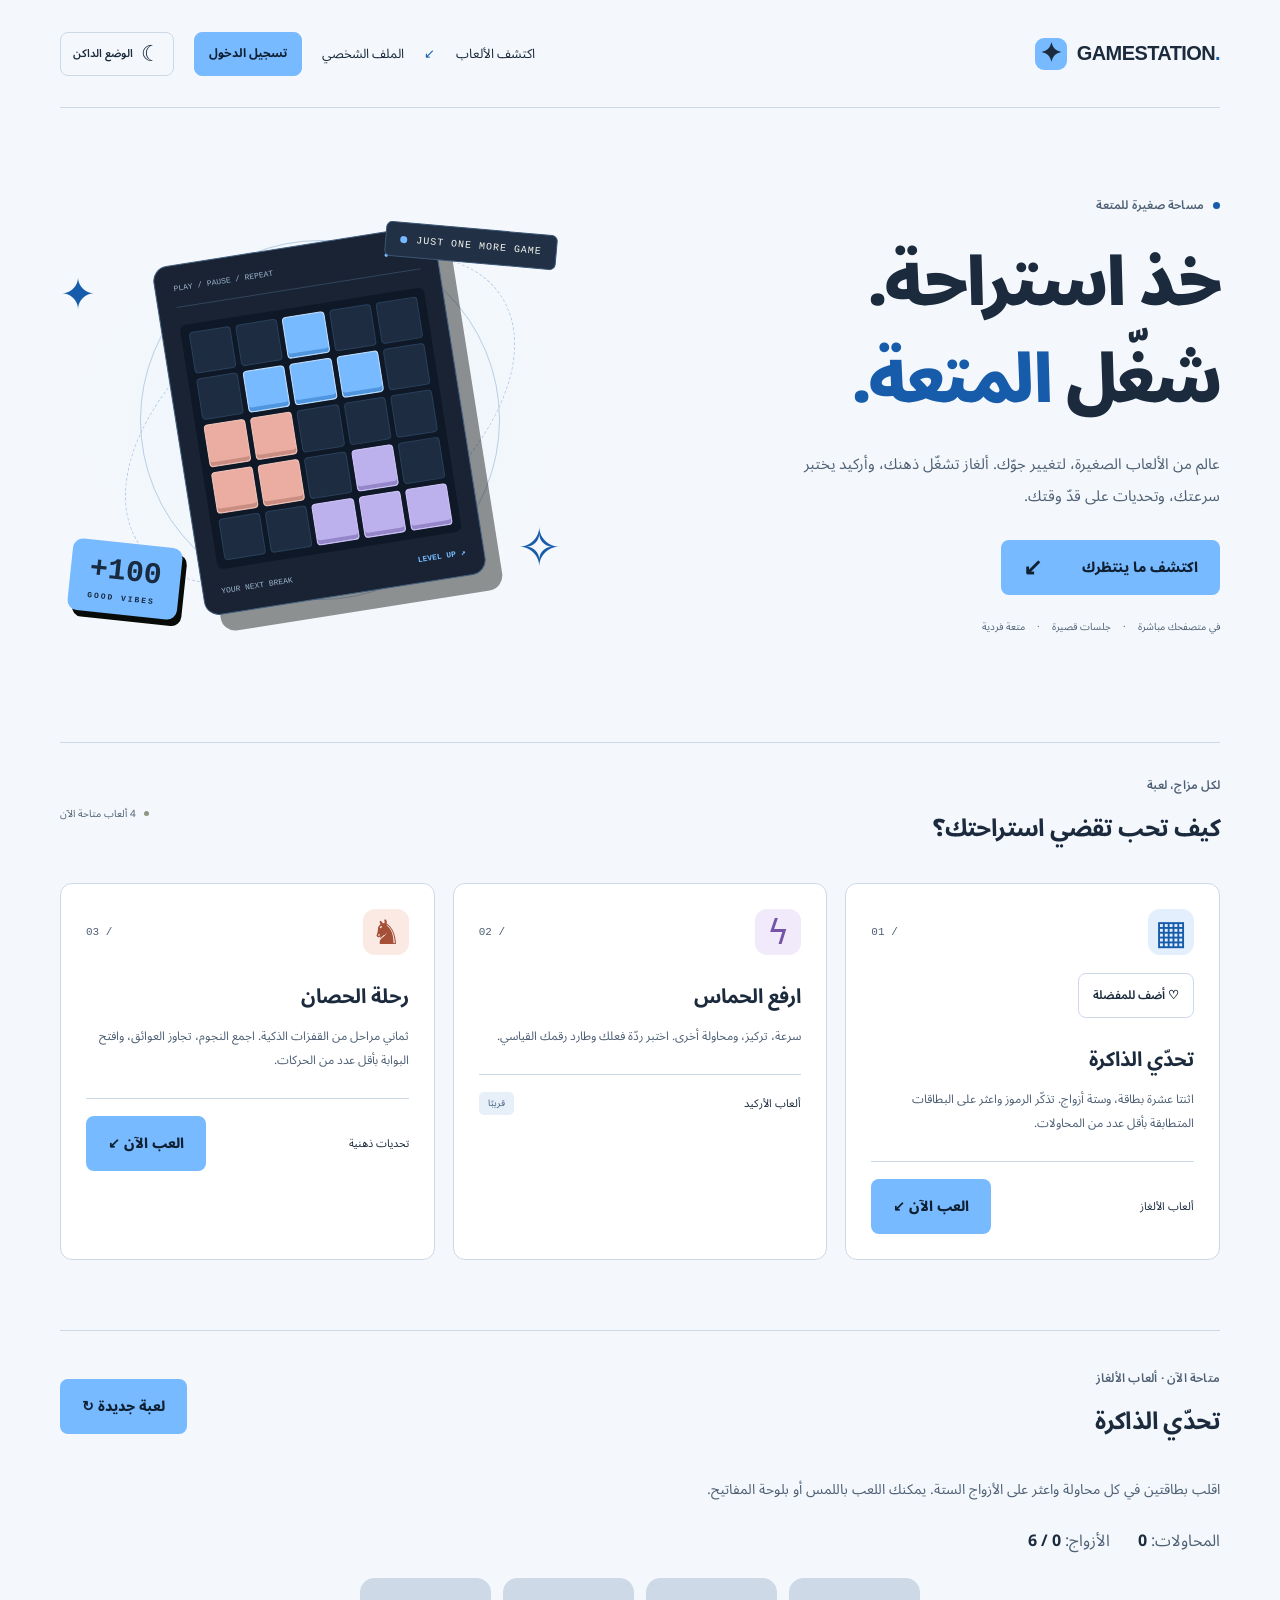
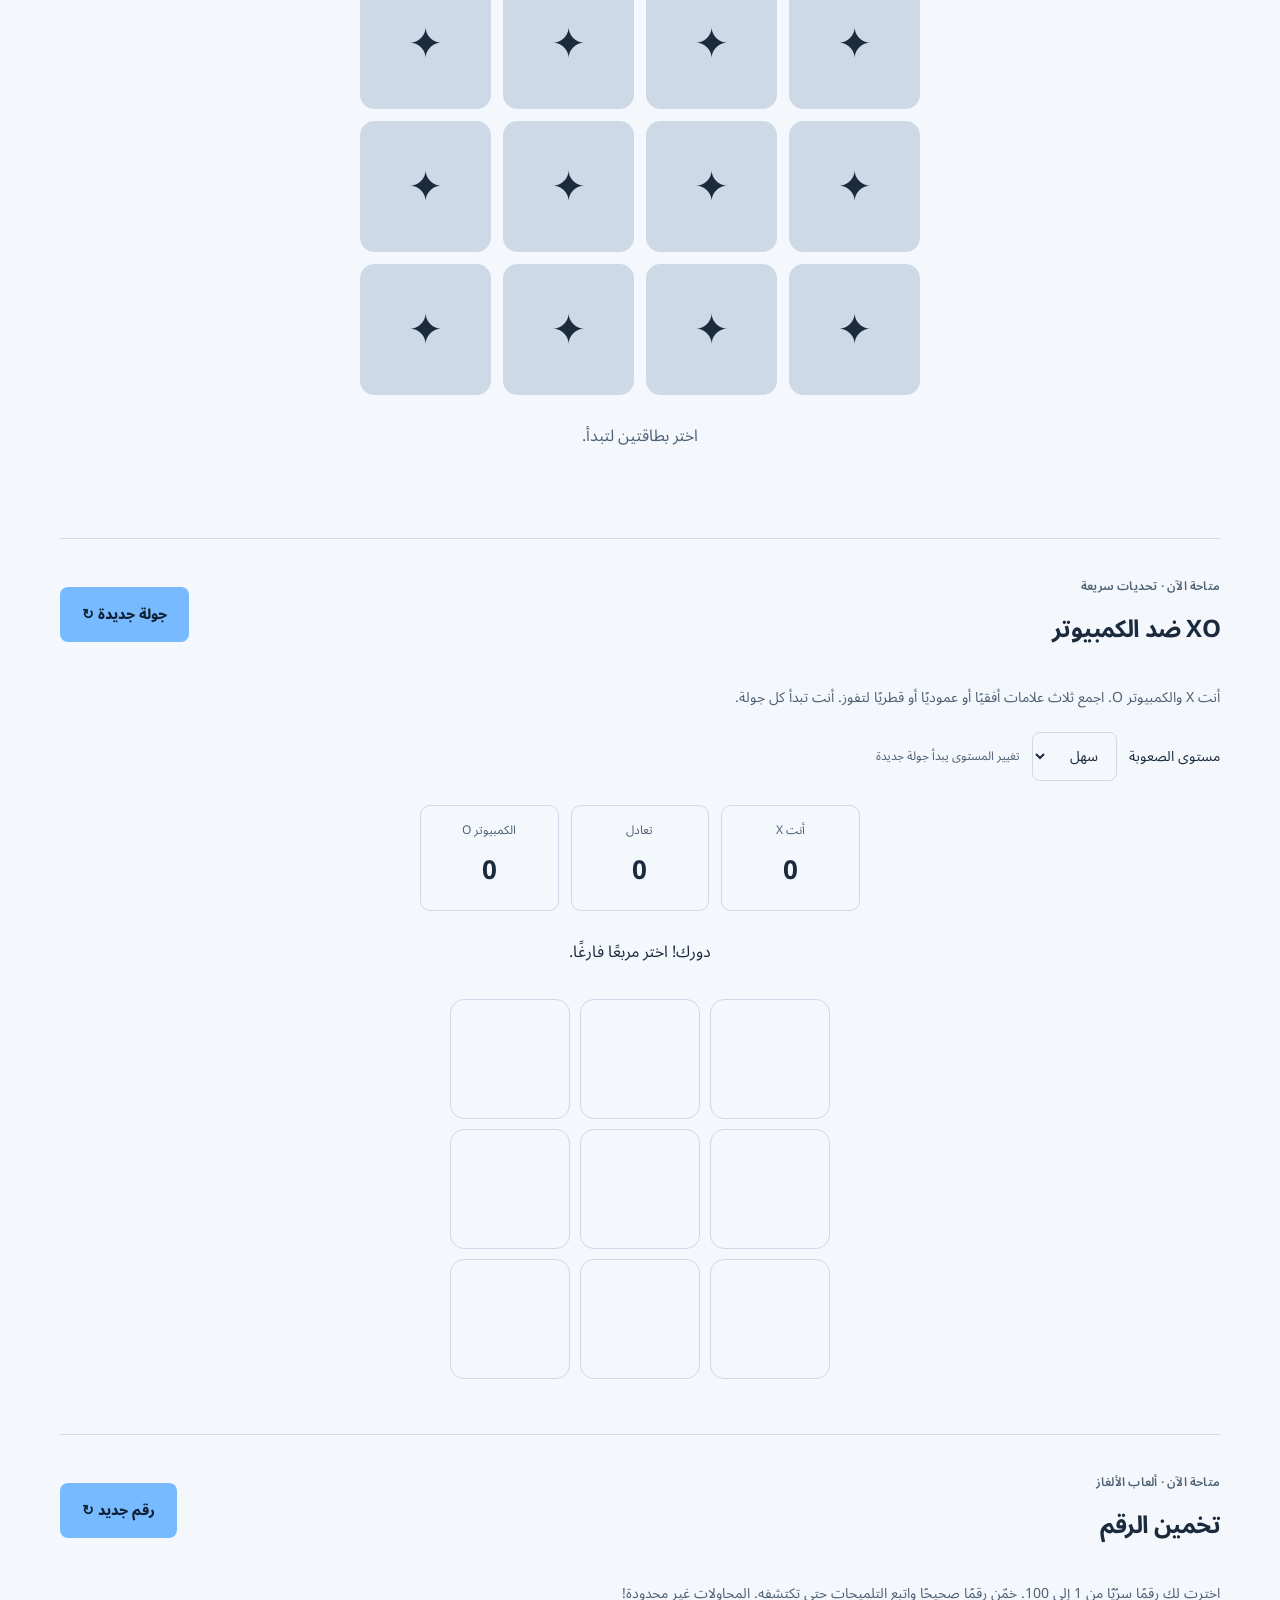
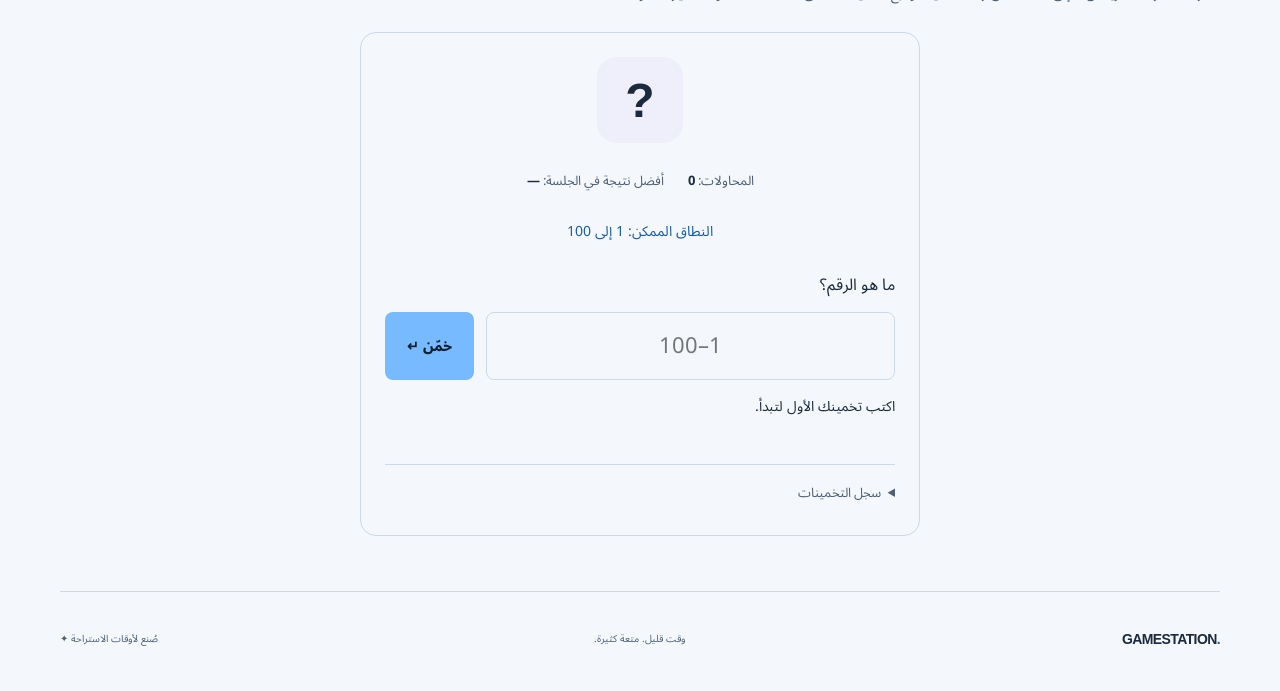
<file: index.html>
<!DOCTYPE html>
<html lang="ar" dir="rtl">
<head>
  <meta charset="UTF-8">
  <meta name="viewport" content="width=device-width, initial-scale=1.0">
  <meta name="description" content="Gamestation — استراحة صغيرة، ومتعة كبيرة. اكتشف ألعاب الألغاز والأركيد والتحديات القصيرة في متصفحك.">
  <title>Gamestation | مساحة صغيرة للمتعة</title>
  <script src="theme.js"></script>
  <script src="auth.js" defer></script>
  <script src="profile-store.js" defer></script>
  <script src="profile.js" defer></script>
  <link rel="stylesheet" href="style.css">
</head>
<body>
  <header class="header container">
    <a class="brand" href="#" aria-label="Gamestation الرئيسية" dir="ltr"><span class="brand-icon" aria-hidden="true">✦</span> GAMESTATION<span class="brand-dot">.</span></a>
    <nav aria-label="التنقل الرئيسي"><a href="#games">اكتشف الألعاب <span aria-hidden="true">↙</span></a><a href="profile.html">الملف الشخصي</a><button class="auth-open" type="button" hidden aria-haspopup="dialog" aria-controls="auth-dialog">تسجيل الدخول</button><button class="theme-toggle" type="button" hidden aria-label="تبديل المظهر"><span class="theme-icon" aria-hidden="true"></span><span class="theme-label"></span></button></nav>
  </header>

  <dialog class="auth-dialog" id="auth-dialog" aria-labelledby="auth-title" aria-describedby="auth-description">
    <div class="auth-heading">
      <p class="eyebrow">استراحتك تبدأ هنا ✦</p>
      <button class="auth-close" type="button" aria-label="إغلاق نافذة الحساب">✕</button>
    </div>
    <h2 id="auth-title">تسجيل الدخول</h2>
    <p class="auth-description" id="auth-description">أهلًا بعودتك! خذ استراحة واستمتع بألعابك.</p>
    <p class="auth-preview">واجهة تجريبية — تسجيل الدخول وإنشاء الحسابات غير متاحين بعد.</p>
    <form id="auth-form" novalidate autocomplete="off">
      <div class="auth-field" id="auth-name-field" hidden>
        <label for="auth-name">اسم المستخدم</label>
        <input id="auth-name" type="text" autocomplete="off" disabled aria-describedby="auth-name-error">
        <span class="auth-error" id="auth-name-error"></span>
      </div>
      <div class="auth-field">
        <label for="auth-email">البريد الإلكتروني</label>
        <input id="auth-email" type="email" dir="ltr" autocomplete="off" required aria-describedby="auth-email-error" autofocus>
        <span class="auth-error" id="auth-email-error"></span>
      </div>
      <div class="auth-field">
        <label for="auth-password">كلمة المرور</label>
        <div class="auth-password-row">
          <input id="auth-password" type="password" dir="ltr" autocomplete="off" required aria-describedby="auth-password-hint auth-password-error">
          <button class="auth-visibility" type="button" data-password="auth-password" aria-controls="auth-password" aria-label="إظهار كلمة المرور" aria-pressed="false">إظهار</button>
        </div>
        <span class="auth-hint" id="auth-password-hint" hidden>استخدم ٨ أحرف على الأقل.</span>
        <span class="auth-error" id="auth-password-error"></span>
      </div>
      <div class="auth-field" id="auth-confirm-field" hidden>
        <label for="auth-confirm">تأكيد كلمة المرور</label>
        <div class="auth-password-row">
          <input id="auth-confirm" type="password" dir="ltr" autocomplete="off" disabled aria-describedby="auth-confirm-error">
          <button class="auth-visibility" type="button" data-password="auth-confirm" aria-controls="auth-confirm" aria-label="إظهار تأكيد كلمة المرور" aria-pressed="false">إظهار</button>
        </div>
        <span class="auth-error" id="auth-confirm-error"></span>
      </div>
      <button class="button auth-submit" type="submit">تسجيل الدخول</button>
      <p class="auth-status" id="auth-status" role="status" aria-live="polite" aria-atomic="true"></p>
    </form>
    <p class="auth-switch-row"><span id="auth-switch-prompt">ليس لديك حساب؟</span> <button class="auth-switch" type="button">إنشاء حساب</button></p>
  </dialog>

  <main>
    <section class="hero container" aria-labelledby="hero-title">
      <div class="hero-copy">
        <p class="eyebrow"><span></span> مساحة صغيرة للمتعة</p>
        <h1 id="hero-title">خذ استراحة.<br>شغّل <span>المتعة.</span></h1>
        <p class="intro">عالم من الألعاب الصغيرة، لتغيير جوّك. ألغاز تشغّل ذهنك، وأركيد يختبر سرعتك، وتحديات على قدّ وقتك.</p>
        <a class="button" href="#games">اكتشف ما ينتظرك <span aria-hidden="true">↙</span></a>
        <p class="hero-note">في متصفحك مباشرة <span>·</span> جلسات قصيرة <span>·</span> متعة فردية</p>
      </div>

      <div class="hero-art" aria-hidden="true">
        <span class="orbit orbit-one"></span><span class="orbit orbit-two"></span>
        <span class="spark spark-one">✦</span><span class="spark spark-two">✧</span>
        <div class="floating-label" dir="ltr"><span></span> JUST ONE MORE GAME</div>
        <div class="game-window">
          <div class="window-top" dir="ltr"><span>PLAY / PAUSE / REPEAT</span><span>● ● ●</span></div>
          <div class="pixel-grid"><i></i><i></i><i class="filled"></i><i></i><i></i><i></i><i class="filled"></i><i class="filled"></i><i class="filled"></i><i></i><i class="pink"></i><i class="pink"></i><i></i><i></i><i></i><i class="pink"></i><i class="pink"></i><i></i><i class="purple"></i><i></i><i></i><i></i><i class="purple"></i><i class="purple"></i><i class="purple"></i></div>
          <div class="window-bottom" dir="ltr"><span>YOUR NEXT BREAK</span><strong>LEVEL UP ↗</strong></div>
        </div>
        <div class="score-tag" dir="ltr">+100 <span>GOOD VIBES</span></div>
      </div>
    </section>

    <section class="games container" id="games" aria-labelledby="games-title">
      <div class="section-heading"><div><p class="eyebrow">لكل مزاج، لعبة</p><h2 id="games-title">كيف تحب تقضي استراحتك؟</h2></div><span class="coming-soon"><span></span> 4 ألعاب متاحة الآن</span></div>
      <p class="profile-message" id="favorite-status" role="status" aria-live="polite"></p>
      <div class="cards">
        <article class="card puzzle"><div class="card-top"><span class="category-icon" aria-hidden="true">▦</span><span class="card-number">01 /</span></div><button class="favorite-toggle" type="button" data-favorite="memory" aria-pressed="false" hidden>♡ أضف للمفضلة</button><h3>تحدّي الذاكرة</h3><p>اثنتا عشرة بطاقة، وستة أزواج. تذكّر الرموز واعثر على البطاقات المتطابقة بأقل عدد من المحاولات.</p><div class="card-bottom"><span>ألعاب الألغاز</span><a class="button" href="#memory">العب الآن ↙</a></div></article>
        <article class="card arcade"><div class="card-top"><span class="category-icon" aria-hidden="true">ϟ</span><span class="card-number">02 /</span></div><h3>ارفع الحماس</h3><p>سرعة، تركيز، ومحاولة أخرى. اختبر ردّة فعلك وطارد رقمك القياسي.</p><div class="card-bottom"><span>ألعاب الأركيد</span><span class="pill">قريبًا</span></div></article>
        <article class="card challenge"><div class="card-top"><span class="category-icon" aria-hidden="true">♞</span><span class="card-number">03 /</span></div><h3>رحلة الحصان</h3><p>ثماني مراحل من القفزات الذكية. اجمع النجوم، تجاوز العوائق، وافتح البوابة بأقل عدد من الحركات.</p><div class="card-bottom"><span>تحديات ذهنية</span><a class="button" href="knight.html">العب الآن ↙</a></div></article>
      </div>
    </section>
    <section class="container memory" id="memory" aria-labelledby="memory-title">
      <div class="section-heading"><div><p class="eyebrow">متاحة الآن · ألعاب الألغاز</p><h2 id="memory-title">تحدّي الذاكرة</h2></div><button class="button" id="memory-reset" type="button">لعبة جديدة ↻</button></div>
      <p class="memory-help">اقلب بطاقتين في كل محاولة واعثر على الأزواج الستة. يمكنك اللعب باللمس أو بلوحة المفاتيح.</p>
      <div class="memory-stats"><span>المحاولات: <strong id="memory-moves">0</strong></span><span>الأزواج: <strong id="memory-pairs">0 / 6</strong></span></div>
      <div class="memory-grid" id="memory-grid" aria-label="بطاقات لعبة الذاكرة"></div>
      <p id="memory-status" role="status" aria-live="polite">اختر بطاقتين لتبدأ.</p>
      <noscript>فعّل JavaScript في المتصفح لتشغيل اللعبة.</noscript>
    </section>
    <section class="container xo" id="xo" aria-labelledby="xo-title">
      <div class="section-heading"><div><p class="eyebrow">متاحة الآن · تحديات سريعة</p><h2 id="xo-title">XO ضد الكمبيوتر</h2></div><button class="button" id="xo-reset" type="button">جولة جديدة ↻</button></div>
      <p class="memory-help">أنت X والكمبيوتر O. اجمع ثلاث علامات أفقيًا أو عموديًا أو قطريًا لتفوز. أنت تبدأ كل جولة.</p>
      <div class="xo-controls"><label for="xo-level">مستوى الصعوبة</label><select id="xo-level"><option value="easy">سهل</option><option value="hard">صعب</option></select><span>تغيير المستوى يبدأ جولة جديدة</span></div>
      <div class="xo-scores" aria-label="نتائج هذه الجلسة"><span>أنت X <strong id="xo-wins">0</strong></span><span>تعادل <strong id="xo-draws">0</strong></span><span>الكمبيوتر O <strong id="xo-losses">0</strong></span></div>
      <p id="xo-status" role="status" aria-live="polite">دورك! اختر مربعًا فارغًا.</p>
      <div id="xo-board" class="xo-board" role="group" aria-label="لوحة XO" aria-describedby="xo-status" dir="ltr"></div>
      <noscript>فعّل JavaScript في المتصفح لتشغيل اللعبة.</noscript>
    </section>
    <section class="container guess" id="guess" aria-labelledby="guess-title">
      <div class="section-heading"><div><p class="eyebrow">متاحة الآن · ألعاب الألغاز</p><h2 id="guess-title">تخمين الرقم</h2></div><button class="button" id="guess-reset" type="button">رقم جديد ↻</button></div>
      <p class="memory-help" id="guess-help">اخترت لك رقمًا سرّيًا من 1 إلى 100. خمّن رقمًا صحيحًا واتبع التلميحات حتى تكتشفه. المحاولات غير محدودة!</p>
      <div class="guess-panel">
        <div class="guess-mystery" id="guess-mystery" aria-hidden="true">?</div>
        <div class="guess-stats"><span>المحاولات: <strong id="guess-count">0</strong></span><span>أفضل نتيجة في الجلسة: <strong id="guess-best">—</strong></span></div>
        <p id="guess-range">النطاق الممكن: 1 إلى 100</p>
        <form id="guess-form" novalidate>
          <label for="guess-input">ما هو الرقم؟</label>
          <div class="guess-entry"><input id="guess-input" type="text" inputmode="numeric" autocomplete="off" maxlength="10" placeholder="1–100" aria-describedby="guess-help guess-status"><button class="button" id="guess-submit" type="submit">خمّن ↵</button></div>
        </form>
        <p id="guess-status" role="status" aria-live="polite">اكتب تخمينك الأول لتبدأ.</p>
        <details class="guess-history"><summary>سجل التخمينات</summary><ol id="guess-history"></ol></details>
      </div>
      <noscript>فعّل JavaScript في المتصفح لتشغيل اللعبة.</noscript>
    </section>
  </main>
  <script src="guess.js"></script>
  <script src="xo.js"></script>
  <script>
    (() => {
      const grid = document.getElementById('memory-grid');
      const movesLabel = document.getElementById('memory-moves');
      const pairsLabel = document.getElementById('memory-pairs');
      const status = document.getElementById('memory-status');
      const symbols = ['🌙', '🚀', '🎮', '⭐', '🎲', '🎯'];
      let first = null, locked = false, moves = 0, pairs = 0, timer;
      function reveal(card, visible) {
        card.textContent = visible ? card.symbol : '✦';
        card.classList.toggle('revealed', visible);
        card.setAttribute('aria-label', visible ? `بطاقة ${card.symbol}` : `بطاقة مخفية ${card.position}`);
      }
      function choose(card) {
        if (locked || card === first || card.classList.contains('matched')) return;
        reveal(card, true);
        if (!first) { first = card; return; }
        movesLabel.textContent = ++moves;
        const previous = first;
        first = null;
        if (previous.symbol === card.symbol) {
          [previous, card].forEach(item => { item.classList.add('matched'); item.setAttribute('aria-disabled', 'true'); });
          pairsLabel.textContent = `${++pairs} / 6`;
          status.textContent = pairs === 6 ? `أحسنت! اكتشفت كل الأزواج في ${moves} محاولة. جرّب لعبة جديدة!` : 'زوج متطابق! واصل اللعب.';
        } else {
          locked = true;
          status.textContent = 'ليستا متطابقتين، تذكّر مكانهما وحاول مجددًا.';
          timer = setTimeout(() => { reveal(previous, false); reveal(card, false); locked = false; }, 900);
        }
      }
      function reset() {
        clearTimeout(timer);
        first = null; locked = false; moves = 0; pairs = 0;
        movesLabel.textContent = '0'; pairsLabel.textContent = '0 / 6';
        status.textContent = 'اختر بطاقتين لتبدأ.';
        const deck = [...symbols, ...symbols];
        for (let i = deck.length - 1; i > 0; i--) {
          const j = Math.floor(Math.random() * (i + 1));
          [deck[i], deck[j]] = [deck[j], deck[i]];
        }
        grid.replaceChildren(...deck.map((symbol, index) => {
          const card = document.createElement('button');
          card.type = 'button'; card.className = 'memory-card';
          card.symbol = symbol; card.position = index + 1;
          reveal(card, false);
          card.addEventListener('click', () => choose(card));
          return card;
        }));
      }
      document.getElementById('memory-reset').addEventListener('click', reset);
      reset();
    })();
  </script>

  <footer class="footer container"><a class="brand" href="#" dir="ltr">GAMESTATION<span class="brand-dot">.</span></a><p>وقت قليل. متعة كثيرة.</p><span>صُنع لأوقات الاستراحة ✦</span></footer>
</body>
</html>
</file>
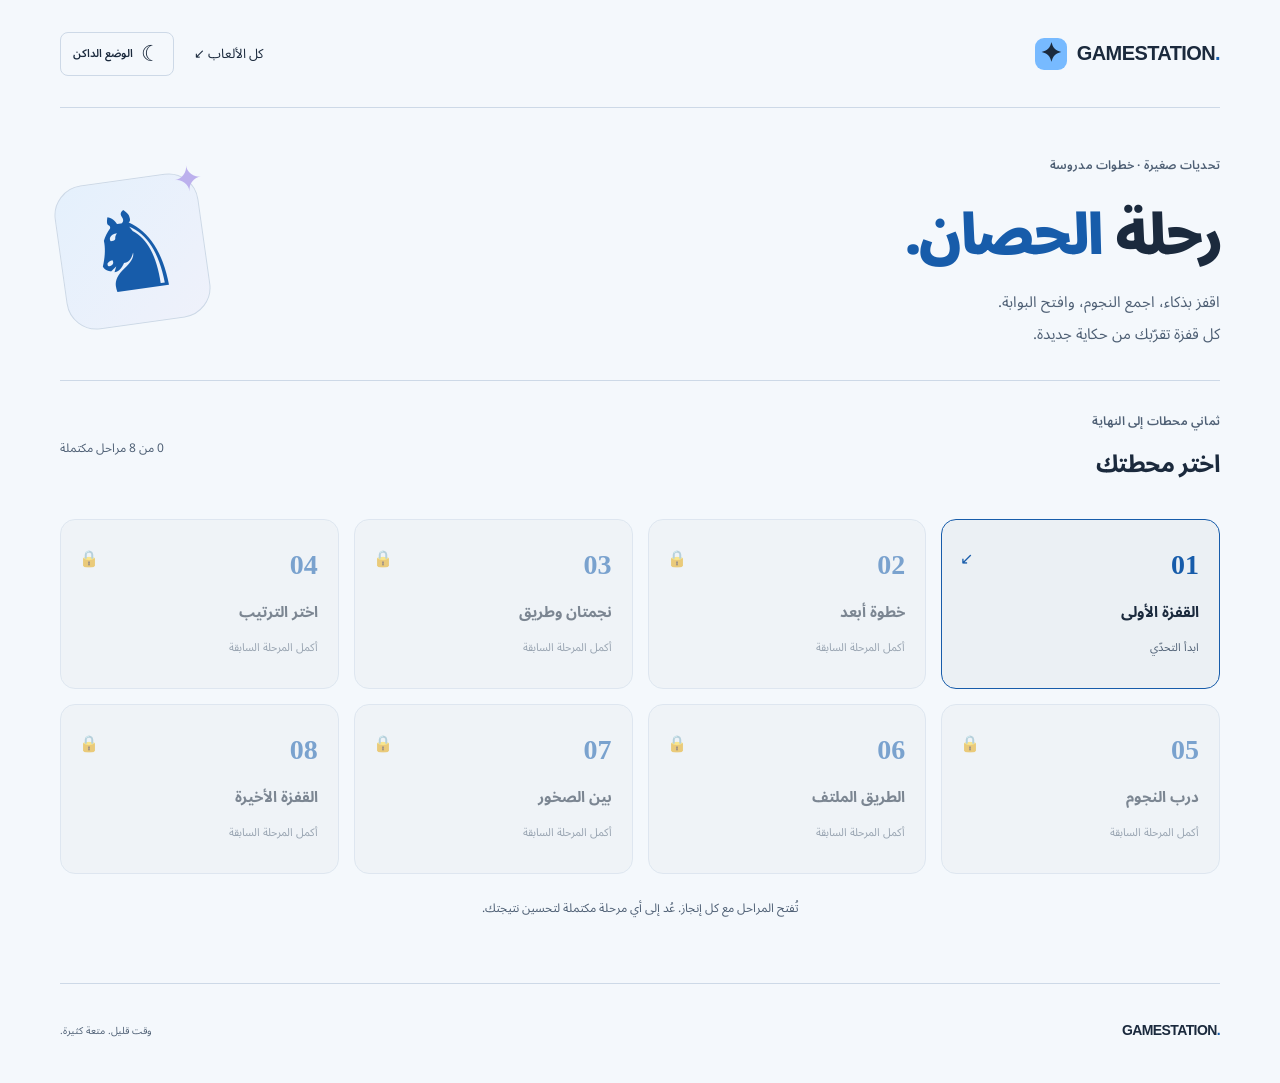
<file: knight.html>
<!DOCTYPE html>
<html lang="ar" dir="rtl">
<head>
  <meta charset="UTF-8">
  <meta name="viewport" content="width=device-width, initial-scale=1">
  <meta name="description" content="رحلة الحصان: ثمانية ألغاز، اجمع النجوم وافتح البوابة بقفزات الحصان.">
  <title>رحلة الحصان | Gamestation</title>
  <script src="theme.js"></script>
  <link rel="stylesheet" href="style.css">
  <link rel="stylesheet" href="knight.css">
  <script src="knight-core.js" defer></script>
  <script src="knight-levels.js" defer></script>
  <script src="knight.js" defer></script>
</head>
<body>
  <header class="header container">
    <a class="brand" href="index.html" aria-label="Gamestation الرئيسية" dir="ltr"><span class="brand-icon" aria-hidden="true">✦</span> GAMESTATION<span class="brand-dot">.</span></a>
    <nav aria-label="التنقل الرئيسي"><a href="index.html#games">كل الألعاب ↙</a><button class="theme-toggle" type="button" hidden aria-label="تبديل المظهر"><span class="theme-icon" aria-hidden="true"></span><span class="theme-label"></span></button></nav>
  </header>
  <main class="container knight-main">
    <section class="journey-intro" aria-labelledby="journey-title">
      <div><p class="eyebrow">تحديات صغيرة · خطوات مدروسة</p><h1 id="journey-title">رحلة <span>الحصان.</span></h1><p class="intro">اقفز بذكاء، اجمع النجوم، وافتح البوابة.<br>كل قفزة تقرّبك من حكاية جديدة.</p></div>
      <div class="knight-emblem" aria-hidden="true">♞<span>✦</span></div>
    </section>
    <noscript><p>فعّل JavaScript لتشغيل رحلة الحصان.</p></noscript>
    <section id="level-map" hidden aria-labelledby="map-title">
      <div class="section-heading"><div><p class="eyebrow">ثماني محطات إلى النهاية</p><h2 id="map-title" tabindex="-1">اختر محطتك</h2></div><span id="journey-progress" class="journey-progress"></span></div>
      <div id="level-list" class="level-list"></div>
      <p class="map-note">تُفتح المراحل مع كل إنجاز. عُد إلى أي مرحلة مكتملة لتحسين نتيجتك.</p>
    </section>
    <section id="play-panel" hidden aria-labelledby="level-title">
      <div class="section-heading"><div><p id="level-number" class="eyebrow"></p><h2 id="level-title" tabindex="-1"></h2></div><button id="back-map" class="quiet-button" type="button">خريطة المراحل ↗</button></div>
      <div class="play-layout">
        <div class="board-panel">
          <div class="knight-stats"><span>القفزات <strong id="move-count">0</strong></span><span>النجوم <strong id="star-count" dir="ltr">0</strong></span><span>الحل الأمثل <strong id="optimal-count">0</strong></span></div>
          <div id="knight-board" class="knight-board" role="group" aria-label="رقعة رحلة الحصان، ستة صفوف وستة أعمدة" aria-describedby="board-help"></div>
          <p id="game-status" class="game-status" role="status" aria-live="polite" aria-atomic="true"></p>
          <div class="game-controls"><button id="undo" class="quiet-button" type="button">تراجع ↶</button><button id="restart" class="quiet-button" type="button">إعادة ↻</button><button id="hint" class="quiet-button" type="button">تلميح ✧</button></div>
          <p id="hint-note" class="small-note">التلميح يجعل أعلى تقييم للمحاولة شارتين.</p>
        </div>
        <aside class="journey-guide" aria-labelledby="guide-title">
          <p class="eyebrow">خطّط. اقفز. اكتشف.</p><h3 id="guide-title">كل قفزة لها طريق</h3><p id="level-tip"></p>
          <div class="move-diagram" aria-hidden="true"><span>♞</span><i></i><i></i><b>✦</b></div>
          <p id="board-help">تحرّك بشكل حرف L: مربعين في اتجاه ثم مربعًا جانبيًا. اختر مربعًا مضيئًا للقفز. بلوحة المفاتيح: استخدم الأسهم للتنقّل وEnter أو المسافة للقفز.</p>
          <ul class="board-legend"><li><span class="legend-star">★</span> اجمع كل النجوم</li><li><span>▧</span> العائق يمنع الهبوط فقط</li><li><span>▣</span> البوابة تفتح باكتمال النجوم</li></ul>
          <p class="small-note">3 شارات للحل الأمثل، وشارتان حتى قفزتين إضافيتين. خذ وقتك؛ لا يوجد مؤقّت.</p>
        </aside>
      </div>
      <section id="result" class="journey-result" hidden aria-labelledby="result-title">
        <p class="eyebrow">قفزات تستحق الاحتفال</p><h2 id="result-title" tabindex="-1"></h2><p id="result-badges" class="result-badges"></p><p id="result-summary"></p>
        <div class="result-actions"><button id="next-level" class="button" type="button">المرحلة التالية ↙</button><button id="replay" class="quiet-button" type="button">حسّن نتيجتك ↻</button><button id="result-map" class="quiet-button" type="button">خريطة المراحل</button></div>
      </section>
    </section>
    <p id="storage-status" class="small-note" role="status"></p>
  </main>
  <footer class="footer container"><a class="brand" href="index.html" dir="ltr">GAMESTATION<span class="brand-dot">.</span></a><p>وقت قليل. متعة كثيرة.</p></footer>
</body>
</html>
</file>
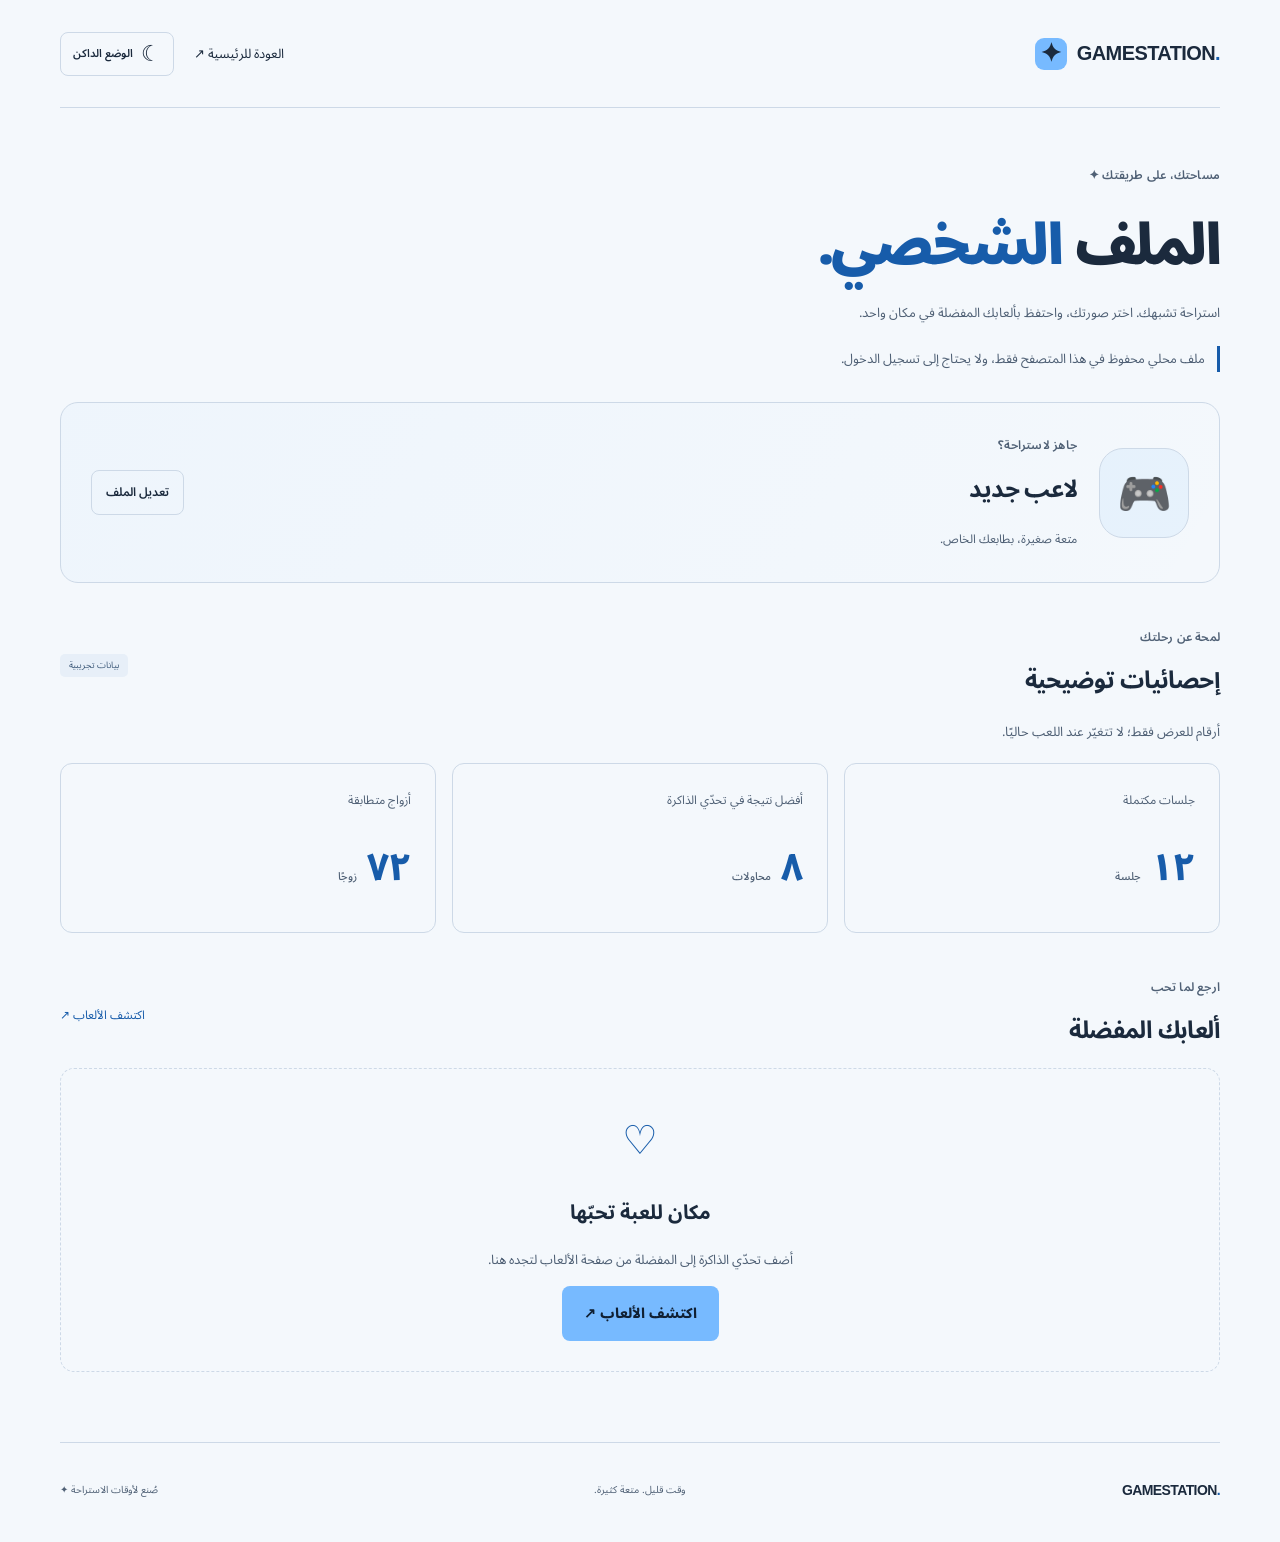
<file: profile.html>
<!DOCTYPE html>
<html lang="ar" dir="rtl">
<head>
  <meta charset="UTF-8">
  <meta name="viewport" content="width=device-width, initial-scale=1.0">
  <title>الملف الشخصي | Gamestation</title>
  <meta name="description" content="مساحتك الخاصة في Gamestation. خصّص ملفك واكتشف ألعابك المفضلة.">
  <script src="theme.js"></script>
  <script src="profile-store.js" defer></script>
  <script src="profile.js" defer></script>
  <link rel="stylesheet" href="style.css">
</head>
<body>
  <header class="header container">
    <a class="brand" href="index.html" aria-label="Gamestation الرئيسية" dir="ltr"><span class="brand-icon" aria-hidden="true">✦</span> GAMESTATION<span class="brand-dot">.</span></a>
    <nav aria-label="التنقل الرئيسي"><a href="index.html">العودة للرئيسية ↗</a><button class="theme-toggle" type="button" hidden aria-label="تبديل المظهر"><span class="theme-icon" aria-hidden="true"></span><span class="theme-label"></span></button></nav>
  </header>
  <main class="profile-page container">
    <p class="eyebrow">مساحتك، على طريقتك ✦</p>
    <h1>الملف <span>الشخصي.</span></h1>
    <p class="profile-intro">استراحة تشبهك. اختر صورتك، واحتفظ بألعابك المفضلة في مكان واحد.</p>
    <p class="profile-local-note">ملف محلي محفوظ في هذا المتصفح فقط، ولا يحتاج إلى تسجيل الدخول.</p>
    <noscript>فعّل JavaScript لتعديل ملفك الشخصي وإدارة المفضلة.</noscript>
    <section class="profile-panel" aria-labelledby="profile-name">
      <div class="profile-summary">
        <span class="profile-avatar" id="profile-avatar" role="img" aria-label="يد تحكم">🎮</span>
        <div class="profile-identity"><p class="eyebrow">جاهز لاستراحة؟</p><h2 id="profile-name">لاعب جديد</h2><p>متعة صغيرة، بطابعك الخاص.</p></div>
        <button class="profile-secondary" id="profile-edit" type="button" hidden>تعديل الملف</button>
      </div>
      <form id="profile-form" class="profile-form" hidden novalidate>
        <div class="profile-name-field"><label for="profile-name-input">الاسم المعروض</label><input id="profile-name-input" type="text" required aria-describedby="profile-name-hint profile-name-error"><p id="profile-name-hint">من حرف واحد إلى ٣٠ حرفًا.</p><p class="profile-error" id="profile-name-error"></p></div>
        <fieldset><legend>اختر صورتك</legend><div class="profile-avatars">
          <label><input type="radio" name="avatar" value="🎮" checked aria-label="يد تحكم"><span aria-hidden="true">🎮</span></label>
          <label><input type="radio" name="avatar" value="🚀" aria-label="صاروخ"><span aria-hidden="true">🚀</span></label>
          <label><input type="radio" name="avatar" value="🌙" aria-label="هلال"><span aria-hidden="true">🌙</span></label>
          <label><input type="radio" name="avatar" value="⭐" aria-label="نجمة"><span aria-hidden="true">⭐</span></label>
          <label><input type="radio" name="avatar" value="🎲" aria-label="نرد"><span aria-hidden="true">🎲</span></label>
          <label><input type="radio" name="avatar" value="🎯" aria-label="هدف"><span aria-hidden="true">🎯</span></label>
        </div></fieldset>
        <div class="profile-actions"><button class="button" type="submit">حفظ التغييرات</button><button class="profile-secondary" id="profile-cancel" type="button">إلغاء</button></div>
      </form>
      <p class="profile-message" id="profile-status" role="status" aria-live="polite" aria-atomic="true"></p>
    </section>
    <section class="profile-section" aria-labelledby="profile-stats-title">
      <div class="section-heading"><div><p class="eyebrow">لمحة عن رحلتك</p><h2 id="profile-stats-title">إحصائيات توضيحية</h2></div><span class="pill">بيانات تجريبية</span></div>
      <p class="profile-section-note">أرقام للعرض فقط؛ لا تتغيّر عند اللعب حاليًا.</p>
      <dl class="profile-stats"><div><dt>جلسات مكتملة</dt><dd>١٢ <small>جلسة</small></dd></div><div><dt>أفضل نتيجة في تحدّي الذاكرة</dt><dd>٨ <small>محاولات</small></dd></div><div><dt>أزواج متطابقة</dt><dd>٧٢ <small>زوجًا</small></dd></div></dl>
    </section>
    <section class="profile-section" aria-labelledby="profile-favorites-title">
      <div class="section-heading"><div><p class="eyebrow">ارجع لما تحب</p><h2 id="profile-favorites-title">ألعابك المفضلة</h2></div><a href="index.html#games">اكتشف الألعاب ↗</a></div>
      <div class="profile-empty" id="profile-empty"><span aria-hidden="true">♡</span><h3>مكان للعبة تحبّها</h3><p>أضف تحدّي الذاكرة إلى المفضلة من صفحة الألعاب لتجده هنا.</p><a class="button" href="index.html#games">اكتشف الألعاب ↗</a></div>
      <article class="card puzzle profile-favorite-card" id="profile-favorite-card" hidden><span class="category-icon" aria-hidden="true">▦</span><h3>تحدّي الذاكرة</h3><p>ستة أزواج، وقليل من التركيز. هل تحسّن نتيجتك في المحاولة القادمة؟</p><div class="profile-actions"><a class="button" href="index.html#memory">العب الآن ↗</a><button class="favorite-toggle" type="button" data-favorite="memory" aria-pressed="true">♥ إزالة من المفضلة</button></div></article>
      <p class="profile-message" id="favorite-status" role="status" aria-live="polite"></p>
    </section>
  </main>
  <footer class="footer container"><a class="brand" href="index.html" dir="ltr">GAMESTATION<span class="brand-dot">.</span></a><p>وقت قليل. متعة كثيرة.</p><span>صُنع لأوقات الاستراحة ✦</span></footer>
</body>
</html>
</file>
<file: style.css>
@import url('https://fonts.googleapis.com/css2?family=Noto+Sans+Arabic:wght@400;500;600;700;800;900&display=swap');

:root{color-scheme:dark;--bg:#101212;--text:#f4f5ef;--muted:#9a9f99;--blue:#77baff;--line:#303430}
*{box-sizing:border-box}
html{scroll-behavior:smooth;scroll-padding-top:30px}
body{margin:0;background:var(--bg);color:var(--text);font-family:'Noto Sans Arabic',Tahoma,Arial,sans-serif;-webkit-font-smoothing:antialiased}
a{color:inherit;text-decoration:none}
a:focus-visible{outline:3px solid var(--blue);outline-offset:7px}
.container{width:min(1160px,calc(100% - 80px));margin-inline:auto}
.header{min-height:108px;display:flex;align-items:center;justify-content:space-between;border-bottom:1px solid var(--line);gap:20px}
.brand{display:inline-flex;align-items:center;font-family:Arial,sans-serif;font-size:20px;font-weight:900;letter-spacing:-.6px}
.brand-icon{display:grid;place-items:center;width:32px;height:32px;border-radius:9px;background:var(--blue);color:var(--bg);margin-right:10px;font-size:26px}
.brand-dot{color:var(--blue)}
nav a{font-size:13px;color:#dce0d7}nav a span{margin-inline-start:18px;color:var(--blue)}nav a:hover{color:var(--blue)}
.hero{display:grid;grid-template-columns:1.1fr 1fr;gap:70px;align-items:center;padding-block:85px 95px}
.eyebrow{font-size:12px;font-weight:600;letter-spacing:.2px;color:var(--muted);margin:0 0 18px;display:flex;align-items:center;gap:9px}
.eyebrow>span,.coming-soon>span,.floating-label>span{width:7px;height:7px;background:var(--blue);border-radius:50%;display:inline-block}
h1{font-size:clamp(44px,5.2vw,68px);line-height:1.45;letter-spacing:-2.5px;margin:0 0 20px;font-weight:900}h1>span{color:var(--blue)}
.intro{font-size:15px;line-height:2.1;color:var(--muted);max-width:455px;margin:0 0 28px}
.button{display:inline-flex;align-items:center;justify-content:space-between;gap:40px;background:var(--blue);color:#102033;padding:13px 22px;border-radius:8px;font-size:14px;font-weight:800;transition:background .2s,transform .2s}.button:hover{background:#a6d3ff;transform:translateY(-2px)}.button>span{font-size:23px;line-height:1}
.hero-note{display:flex;gap:12px;color:var(--muted);font-size:10px;margin-top:21px}.hero-note>span{color:#646a60}
.hero-art{position:relative;min-height:390px;display:grid;place-items:center;background:radial-gradient(ellipse,#77baff10,transparent 68%)}
.orbit{position:absolute;border:1px solid #293b50;border-radius:50%;width:360px;height:360px}.orbit-two{width:440px;height:260px;transform:rotate(-35deg);border-style:dashed;border-color:#29384a}
.game-window{width:285px;border:1px solid #446080;background:#192333;border-radius:15px;padding:18px;transform:rotate(-9deg);box-shadow:14px 18px 0 #090b0970;z-index:1}
.window-top,.window-bottom{display:flex;justify-content:space-between;align-items:center;font-family:monospace;font-size:8px;color:#9bb2cc}.window-top{border-bottom:1px solid #30445c;padding-bottom:14px}.window-top>span:last-child{color:var(--blue);letter-spacing:2px}.window-bottom{padding-top:17px;font-size:8px}.window-bottom strong{color:var(--blue)}
.pixel-grid{display:grid;grid-template-columns:repeat(5,1fr);gap:5px;margin-top:18px;padding:8px;background:#0e1826;border-radius:6px;direction:ltr}.pixel-grid i{aspect-ratio:1;background:#1d2c40;border-radius:4px;border:1px solid #29405c}.pixel-grid .filled{background:var(--blue);border-color:#c4e2ff;box-shadow:inset 0 -4px #4f96df}.pixel-grid .pink{background:#ebada1;border-color:#f1c6bd;box-shadow:inset 0 -4px #c98d81}.pixel-grid .purple{background:#bcb0ed;border-color:#d1c7fb;box-shadow:inset 0 -4px #9586c9}
.floating-label{position:absolute;top:3px;right:22px;z-index:2;display:flex;align-items:center;gap:9px;background:#213044;border:1px solid #3a5575;padding:11px 14px;border-radius:6px;transform:rotate(5deg);font:10px monospace;letter-spacing:1px}
.score-tag{position:absolute;bottom:0;left:10px;z-index:2;background:var(--blue);color:#182b40;border-radius:10px;transform:rotate(6deg);padding:12px 19px;font:bold 30px monospace;box-shadow:5px 6px 0 #080b08}.score-tag span{display:block;font-size:8px;letter-spacing:2px;margin-top:5px}.spark{position:absolute;color:var(--blue)}.spark-one{left:0;top:25px;font-size:43px}.spark-two{right:18px;bottom:10px;font-size:53px}
.games{padding-block:30px 70px;border-top:1px solid var(--line)}.section-heading{display:flex;justify-content:space-between;align-items:center;gap:20px;margin-bottom:29px}.section-heading .eyebrow{margin-bottom:5px}h2{font-size:24px;letter-spacing:-.6px;margin:0}.coming-soon{font-size:10px;color:var(--muted);display:flex;align-items:center;gap:8px}.coming-soon>span{background:#8e9683;width:5px;height:5px}
.cards{display:grid;grid-template-columns:repeat(3,1fr);gap:18px}.card{background:#1b1e1b;border:1px solid var(--line);border-radius:12px;padding:25px}.card-top,.card-bottom{display:flex;justify-content:space-between;align-items:center}.category-icon{display:grid;place-items:center;width:46px;height:46px;border-radius:12px;font-size:34px;background:#77baff14;color:var(--blue);font-family:Arial,sans-serif}.card-number{font:11px monospace;color:#747d70;direction:ltr}.arcade .category-icon{background:#bcb0ed14;color:#bcb0ed}.challenge .category-icon{background:#ebada114;color:#ebada1}h3{font-size:20px;margin:21px 0 7px}.card p{color:var(--muted);font-size:12px;line-height:2;margin:0 0 25px}.card-bottom{border-top:1px solid var(--line);padding-top:17px;font-size:11px;color:#c8cec1}.pill{font-size:9px;background:#2b3029;color:#a7b09f;border-radius:5px;padding:2px 9px}
.footer{border-top:1px solid var(--line);display:flex;align-items:center;justify-content:space-between;gap:20px;padding-block:26px 32px}.footer .brand{font-size:14px}.footer p,.footer>span{font-size:10px;color:var(--muted)}
@media(min-width:1500px){.hero{padding-block:105px 115px}}
@media(max-width:900px){.container{width:calc(100% - 44px)}.hero{gap:24px}.hero-art{transform:scale(.85)}.orbit-two{width:360px}.cards{gap:12px}.card{padding:19px}.hero-note{gap:7px;font-size:9px}}
@media(max-width:650px){.header{min-height:82px}.brand{font-size:15px}.brand-icon{width:27px;height:27px;font-size:22px}nav a{font-size:11px}nav a span{margin-inline-start:6px}.hero{grid-template-columns:1fr;padding-block:45px 40px;gap:35px}.hero-copy{text-align:center}.hero-copy .eyebrow{justify-content:center}h1{font-size:48px}.intro{margin-inline:auto;font-size:14px}.hero-note{justify-content:center;font-size:9px}.hero-art{min-height:365px;width:min(100%,370px);margin-inline:auto;transform:scale(.9)}.orbit{width:320px;height:320px}.orbit-two{width:350px;height:230px}.floating-label{right:0}.section-heading{align-items:flex-start;flex-direction:column;gap:12px}h2{font-size:21px}.cards{grid-template-columns:1fr;gap:14px}.card{padding:23px}.card p{font-size:13px}.games{padding-bottom:40px}.footer{flex-wrap:wrap;gap:8px}.footer>span{width:100%;margin-top:0}.footer p{margin:0}.hero-art .spark-one{left:0}}
@media(prefers-reduced-motion:reduce){html{scroll-behavior:auto}.button{transition:none}}

/* Theme controls and light palette. The game illustration keeps its arcade colors. */
nav{display:flex;align-items:center;gap:20px}
.theme-toggle{display:inline-flex;align-items:center;justify-content:center;gap:8px;min-height:44px;padding:8px 12px;border:1px solid var(--line);border-radius:8px;background:transparent;color:var(--text);font:600 11px 'Noto Sans Arabic',Tahoma,Arial,sans-serif;cursor:pointer}
.theme-toggle[hidden]{display:none}
.theme-toggle:hover{background:var(--line)}
.theme-toggle:focus-visible{outline:3px solid var(--accent,var(--blue));outline-offset:4px}
.theme-icon{font:22px Arial,sans-serif}
:root[data-theme="light"]{color-scheme:light;--bg:#f4f8fc;--text:#1b2a3d;--muted:#4f6075;--line:#cdd9e7;--accent:#175caa}
[data-theme="light"] nav a,[data-theme="light"] .card-bottom{color:var(--text)}
[data-theme="light"] h1>span,[data-theme="light"] .brand-dot,[data-theme="light"] nav a span,[data-theme="light"] nav a:hover{color:var(--accent)}
[data-theme="light"] a:focus-visible{outline-color:var(--accent)}
[data-theme="light"] .brand-icon{color:#1b2a3d}
[data-theme="light"] .eyebrow>span{background:var(--accent)}
[data-theme="light"] .card{background:#fff}
[data-theme="light"] .category-icon{background:#e3effc;color:var(--accent)}
[data-theme="light"] .arcade .category-icon{background:#f0eafa;color:#7354a6}
[data-theme="light"] .challenge .category-icon{background:#fbeae4;color:#a44f37}
[data-theme="light"] .card-number{color:var(--muted)}
[data-theme="light"] .pill{background:#e7eff8;color:#405c7b}
[data-theme="light"] .orbit{border-color:#b8cde4}
[data-theme="light"] .spark{color:var(--accent)}
[data-theme="light"] .floating-label{color:#f4f5ef}
@media(max-width:650px){.header{flex-wrap:wrap;padding-block:16px;gap:14px}nav{gap:12px;flex-wrap:wrap}.theme-toggle{font-size:10px}}

.memory{border-top:1px solid var(--line);padding-block:35px 55px}
.memory-help{color:var(--muted);font-size:14px;line-height:2}
.memory .button{font-family:inherit;border:0;cursor:pointer}
.memory-stats{display:flex;gap:28px;margin-block:20px;color:var(--muted)}
.memory-stats strong{color:var(--text)}
.memory-grid{display:grid;grid-template-columns:repeat(4,1fr);gap:12px;max-width:560px;margin-inline:auto}
.memory-card{aspect-ratio:1;min-height:60px;border:1px solid var(--line);border-radius:14px;background:var(--line);color:var(--text);font-size:clamp(25px,5vw,42px);cursor:pointer;transition:transform .15s,background .15s}
.memory-card:hover{transform:translateY(-2px)}
.memory-card.revealed{background:var(--bg);border-color:var(--accent,var(--blue))}
.memory-card.matched{background:#77baff30;border-color:var(--accent,var(--blue));cursor:default}
.memory button:focus-visible{outline:3px solid var(--accent,var(--blue));outline-offset:4px}
#memory-status{text-align:center;min-height:3em;color:var(--muted);margin-top:24px}
@media(max-width:450px){.memory-grid{gap:8px}.memory-stats{font-size:13px;gap:18px}}
@media(prefers-reduced-motion:reduce){.memory-card{transition:none}}

/* Account preview dialog */
.auth-open,.auth-dialog button,.auth-dialog input{font:inherit}
.auth-open{min-height:44px;padding:8px 14px;border:1px solid var(--blue);border-radius:8px;background:var(--blue);color:#102033;font-size:12px;font-weight:700;cursor:pointer}
.auth-open[hidden],.auth-dialog [hidden]{display:none}
.auth-dialog{width:min(460px,calc(100% - 32px));max-height:calc(100dvh - 32px);padding:28px;border:1px solid var(--line);border-radius:20px;background:var(--bg);color:var(--text);box-shadow:0 24px 90px #0006;overflow-y:auto;overscroll-behavior:contain}
.auth-dialog::backdrop{background:#080c0bd1}
html:has(.auth-dialog[open]){overflow:hidden}
.auth-heading{display:flex;justify-content:space-between;align-items:center;gap:12px;margin-bottom:12px}
.auth-heading .eyebrow{margin:0;color:var(--accent,var(--blue))}
.auth-close{flex-shrink:0;width:44px;height:44px;border:1px solid var(--line);border-radius:50%;background:transparent;color:var(--text);cursor:pointer}
.auth-description,.auth-preview{font-size:12px;line-height:1.9;color:var(--muted)}
.auth-preview{padding:12px;border:1px dashed var(--line);border-radius:8px;margin-block:16px 22px}
.auth-field{display:grid;gap:6px;margin-bottom:16px}
.auth-field label{font-size:13px;font-weight:700}
.auth-field input{width:100%;min-width:0;min-height:46px;padding:10px 12px;border:1px solid var(--line);border-radius:8px;background:var(--bg);color:var(--text);font-size:16px}
.auth-password-row{display:flex;align-items:stretch;gap:8px}
.auth-visibility{flex-shrink:0;min-width:60px;min-height:44px;padding:8px;border:1px solid var(--line);border-radius:8px;background:transparent;color:var(--text);font-size:11px!important;cursor:pointer}
.auth-hint,.auth-error{font-size:11px;line-height:1.8}
.auth-hint{color:var(--muted)}
.auth-error{color:#ffb4ab}
.auth-error:empty{display:none}
.auth-field input[aria-invalid="true"]{border-color:#ffb4ab}
.auth-submit{width:100%;justify-content:center;min-height:48px;border:0;cursor:pointer}
.auth-status{font-size:12px;line-height:1.9;color:var(--accent,var(--blue));margin:14px 0 0}
.auth-status:empty{display:none}
.auth-switch-row{text-align:center;font-size:12px;color:var(--muted);margin:20px 0 0}
.auth-switch{min-height:44px;padding:6px;border:0;background:transparent;color:var(--accent,var(--blue));text-decoration:underline;text-underline-offset:4px;cursor:pointer}
.auth-close:hover,.auth-visibility:hover{background:var(--line)}
.auth-open:focus-visible,.auth-dialog :is(button,input):focus-visible{outline:3px solid var(--accent,var(--blue));outline-offset:3px}
[data-theme="light"] .auth-error{color:#a32b25}
[data-theme="light"] .auth-field input[aria-invalid="true"]{border-color:#a32b25}
@media(max-width:450px){.auth-dialog{padding:20px}.auth-open{font-size:11px}.header nav{gap:10px}}

/* Local player profile */
.header nav{flex-wrap:wrap}
.profile-page{padding-block:55px 70px}
.profile-page h1{font-size:clamp(36px,5vw,56px);margin-bottom:10px}
.profile-intro,.profile-local-note,.profile-section-note{color:var(--muted);font-size:13px;line-height:2}
.profile-local-note{border-inline-start:3px solid var(--accent,var(--blue));padding-inline-start:12px;margin-block:20px 30px}
.profile-panel{padding:30px;background:linear-gradient(120deg,#77baff0c,transparent);border:1px solid var(--line);border-radius:18px}
.profile-summary{display:flex;align-items:center;gap:22px}
.profile-avatar{display:grid;place-items:center;flex-shrink:0;width:90px;height:90px;border:1px solid var(--line);border-radius:24px;background:#77baff1a;font-size:44px}
.profile-identity{flex:1;min-width:0}.profile-identity h2{overflow-wrap:anywhere}.profile-identity .eyebrow{margin-bottom:6px}.profile-identity p:last-child{color:var(--muted);font-size:12px;margin-bottom:0}
.profile-secondary,.favorite-toggle{font:600 12px 'Noto Sans Arabic',Tahoma,Arial,sans-serif;min-height:44px;padding:9px 14px;border:1px solid var(--line);border-radius:8px;background:transparent;color:var(--text);cursor:pointer}
.profile-secondary:hover,.favorite-toggle:hover{background:var(--line)}
.favorite-toggle[aria-pressed="true"]{color:var(--accent,var(--blue));border-color:var(--accent,var(--blue))}
.card>.favorite-toggle{margin-top:18px}
.profile-page [hidden],.favorite-toggle[hidden]{display:none}
.profile-form{margin-top:26px;padding-top:24px;border-top:1px solid var(--line);max-width:580px}
.profile-form label,.profile-form legend{font-size:13px;font-weight:700}
.profile-name-field input{display:block;width:100%;font:inherit;font-size:16px;padding:12px;border:1px solid var(--line);border-radius:8px;background:var(--bg);color:var(--text);margin-top:8px}
#profile-name-hint{font-size:11px;color:var(--muted)}
.profile-form fieldset{border:0;padding:0;margin:22px 0}.profile-form legend{margin-bottom:12px}
.profile-avatars{display:grid;grid-template-columns:repeat(6,1fr);gap:10px}
.profile-avatars label{position:relative;cursor:pointer}
.profile-avatars input{position:absolute;opacity:0;width:100%;height:100%;margin:0;inset:0;cursor:pointer}
.profile-avatars span{display:grid;place-items:center;min-height:54px;border:2px solid var(--line);border-radius:12px;font-size:28px}
.profile-avatars input:checked+span{border-color:var(--accent,var(--blue));background:#77baff20}
.profile-avatars input:focus-visible+span{outline:3px solid var(--accent,var(--blue));outline-offset:3px}
.profile-actions{display:flex;flex-wrap:wrap;gap:12px;align-items:center}
.profile-actions .button{font-family:inherit;border:0;cursor:pointer;gap:12px;min-height:44px}
.profile-message{color:var(--accent,var(--blue));font-size:12px;line-height:2}.profile-message:empty,.profile-error:empty{display:none}
.profile-error{font-size:12px;color:#ffb4ab}.profile-name-field input[aria-invalid="true"]{border-color:#ffb4ab}
[data-theme="light"] .profile-error{color:#a32b25}[data-theme="light"] .profile-name-field input[aria-invalid="true"]{border-color:#a32b25}
.profile-section{margin-top:42px}.profile-section .section-heading{margin-bottom:12px}.profile-section .section-heading>a{font-size:12px;color:var(--accent,var(--blue))}
.profile-stats{display:grid;grid-template-columns:repeat(3,1fr);gap:16px;margin:18px 0 0}.profile-stats>div{border:1px solid var(--line);padding:24px;border-radius:12px}.profile-stats dt{font-size:12px;color:var(--muted)}.profile-stats dd{font-size:38px;font-weight:800;margin:15px 0 0;color:var(--accent,var(--blue))}.profile-stats small{font-size:11px;font-weight:500;color:var(--muted)}
.profile-empty{text-align:center;border:1px dashed var(--line);border-radius:14px;padding:30px}.profile-empty>span{font-size:40px;color:var(--accent,var(--blue))}.profile-empty h3{margin-top:8px}.profile-empty p{color:var(--muted);font-size:13px;line-height:2}.profile-empty .button{gap:12px}.profile-favorite-card{max-width:560px}
.profile-page :is(button,input):focus-visible,.favorite-toggle:focus-visible{outline:3px solid var(--accent,var(--blue));outline-offset:3px}
@media(max-width:900px){.header{flex-wrap:wrap;padding-block:18px}.header nav{gap:12px}}
@media(max-width:650px){.profile-page{padding-top:32px}.profile-panel{padding:20px}.profile-summary{flex-wrap:wrap;gap:16px}.profile-avatar{width:72px;height:72px;font-size:36px}.profile-summary>.profile-secondary{width:100%}.profile-stats{grid-template-columns:1fr;gap:10px}.profile-stats>div{display:flex;align-items:center;justify-content:space-between;gap:12px;padding:18px}.profile-stats dd{margin:0;font-size:30px}.profile-avatars{grid-template-columns:repeat(3,1fr)}.profile-empty{padding:24px 16px}}
.xo{border-top:1px solid var(--line);padding-block:35px 55px}
.xo .button{font-family:inherit;border:0;cursor:pointer}
.xo-controls{display:flex;align-items:center;gap:12px;flex-wrap:wrap;margin-block:20px;font-size:14px}
.xo-controls select{font:inherit;background:var(--bg);color:var(--text);border:1px solid var(--line);border-radius:8px;padding:8px 14px;min-height:44px}
.xo-controls>span{font-size:12px;color:var(--muted)}
.xo-scores{display:flex;justify-content:center;gap:12px;max-width:440px;margin:24px auto}
.xo-scores>span{flex:1;text-align:center;padding:12px 6px;border:1px solid var(--line);border-radius:10px;font-size:12px;color:var(--muted)}
.xo-scores strong{display:block;font-size:26px;color:var(--text)}
#xo-status{text-align:center;min-height:3em;color:var(--text)}
.xo-board{display:grid;grid-template-columns:repeat(3,minmax(0,1fr));gap:10px;max-width:380px;margin-inline:auto}
.xo-cell{aspect-ratio:1;border:1px solid var(--line);border-radius:14px;background:var(--bg);color:var(--text);font:700 clamp(36px,8vw,62px) Arial,sans-serif;cursor:pointer;min-width:0}
.xo-cell[aria-disabled="false"]:hover{background:var(--line)}
.xo-cell[aria-disabled="true"]{cursor:default}
.xo-cell[data-mark="X"]{color:var(--accent,var(--blue))}
.xo-cell[data-mark="O"]{color:#bcb0ed}
[data-theme="light"] .xo-cell[data-mark="O"]{color:#7354a6}
.xo-cell.winning{background:#77baff30;border:3px solid var(--accent,var(--blue))}
.xo button:focus-visible,.xo select:focus-visible{outline:3px solid var(--accent,var(--blue));outline-offset:4px}

.guess{border-top:1px solid var(--line);padding-block:35px 55px}
.guess .button{font-family:inherit;border:0;cursor:pointer}
.guess-panel{max-width:560px;margin:24px auto 0;padding:24px;border:1px solid var(--line);border-radius:16px}
.guess-mystery{display:grid;place-items:center;width:86px;height:86px;margin:0 auto 24px;border-radius:20px;background:#bcb0ed20;color:var(--text);font:700 48px Arial,sans-serif}
.guess-stats{display:flex;justify-content:center;flex-wrap:wrap;gap:12px 24px;font-size:13px;color:var(--muted)}
.guess-stats strong{color:var(--text)}
#guess-range{text-align:center;color:var(--accent,var(--blue));font-size:14px;margin-block:22px}
.guess-entry{display:flex;gap:12px;margin-top:10px}
.guess-entry input{width:100%;min-width:0;min-height:48px;background:var(--bg);color:var(--text);border:1px solid var(--line);border-radius:8px;font-family:inherit;font-size:22px;text-align:center;padding:10px}
.guess-entry .button{flex-shrink:0}
.guess button:focus-visible,.guess input:focus-visible,.guess summary:focus-visible{outline:3px solid var(--accent,var(--blue));outline-offset:4px}
.guess button:disabled{opacity:.5;cursor:default;transform:none}
#guess-status{min-height:4em;line-height:1.9;font-size:14px}
.guess-history{border-top:1px solid var(--line);padding-top:14px;color:var(--muted);font-size:13px}
.guess-history summary{cursor:pointer;min-height:32px}
#guess-history{max-height:180px;overflow:auto;line-height:2}
@media(max-width:450px){.guess-panel{padding:18px}.guess-entry{gap:8px}.guess-entry .button{padding-inline:16px}}
</file>
<file: knight.css>
.knight-main{padding-bottom:50px}
.knight-main [hidden]{display:none!important}
.journey-intro{display:flex;align-items:center;justify-content:space-between;gap:25px;padding-block:45px 30px}
.journey-intro h1{font-size:clamp(36px,5vw,56px);margin-bottom:10px}.journey-intro .intro{margin:0}
.knight-emblem{position:relative;display:grid;place-items:center;width:145px;height:145px;flex-shrink:0;border:1px solid var(--line);border-radius:30px;background:linear-gradient(135deg,#77baff20,#bcb0ed18);font:110px Georgia,serif;color:var(--accent,var(--blue));transform:rotate(-8deg)}
.knight-emblem span{position:absolute;font-size:35px;top:-12px;right:-8px;color:#bcb0ed}
.journey-progress,.map-note,.small-note{color:var(--muted);font-size:12px;line-height:1.9}.map-note{text-align:center;margin-top:24px}
#level-map,#play-panel{border-top:1px solid var(--line);padding-top:28px}
.level-list{display:grid;grid-template-columns:repeat(4,1fr);gap:15px}
.level-card{position:relative;min-height:170px;text-align:right;border:1px solid var(--line);border-radius:15px;background:color-mix(in srgb,var(--bg),var(--text) 4%);color:var(--text);padding:20px;font:inherit;cursor:pointer;transition:transform .18s,border-color .18s}
.level-card:not(:disabled):hover{transform:translateY(-4px);border-color:var(--accent,var(--blue))}.level-card:disabled{opacity:.55;cursor:default}.level-card.next{border-color:var(--accent,var(--blue))}
.level-card .level-index{display:block;font:700 28px Georgia,serif;color:var(--accent,var(--blue));margin-bottom:15px}.level-card strong{display:block;font-size:15px}.level-card small{display:block;color:var(--muted);font-size:11px;margin-top:8px}.level-card .level-award{position:absolute;left:18px;top:22px;color:var(--accent,var(--blue));letter-spacing:2px}
.play-layout{display:grid;grid-template-columns:minmax(0,1.3fr) minmax(240px,.8fr);gap:36px;align-items:start}.board-panel{max-width:540px;width:100%;margin-inline:auto}
.knight-stats{display:grid;grid-template-columns:repeat(3,1fr);gap:8px;margin-bottom:16px}.knight-stats>span{text-align:center;color:var(--muted);font-size:12px;border:1px solid var(--line);border-radius:10px;padding:9px 4px}.knight-stats strong{display:block;color:var(--text);font:700 23px 'Noto Sans Arabic',sans-serif;margin-top:2px}
.knight-board{direction:ltr;display:grid;grid-template-columns:repeat(6,minmax(0,1fr));gap:5px;padding:9px;border:1px solid var(--line);border-radius:16px;background:var(--line)}
.knight-cell{position:relative;aspect-ratio:1;min-width:0;border:2px solid transparent;border-radius:7px;background:var(--bg);color:var(--text);padding:0;display:grid;place-items:center;cursor:pointer}
.knight-cell.alternate{background:color-mix(in srgb,var(--bg),var(--text) 8%)}.cell-symbol{font:clamp(23px,4.5vw,42px) Georgia,serif;line-height:1;z-index:1}.cell-coordinate{position:absolute;bottom:3px;left:4px;font:8px Arial,sans-serif;color:var(--muted)}
.knight-cell.reachable{border-color:var(--accent,var(--blue));background:color-mix(in srgb,var(--bg),var(--blue) 15%)}.knight-cell.reachable:after{content:'';width:8px;height:8px;background:var(--accent,var(--blue));border-radius:50%;position:absolute}.knight-cell.reachable.has-symbol:after{display:none}
.knight-cell.horse{color:var(--accent,var(--blue))}.knight-cell.star{color:#f4ce64}.knight-cell.block{color:var(--muted);background:repeating-linear-gradient(45deg,transparent,transparent 5px,#88888814 5px,#88888814 9px)}.knight-cell.exit{color:#bcb0ed}.knight-cell.exit.open{border-style:dashed;border-color:#bcb0ed}.knight-cell.hinted{outline:3px solid #e9a28f;outline-offset:-4px}.knight-cell.hinted:before{content:'✧';position:absolute;top:0;right:3px;color:var(--text);font-size:15px}
[data-theme="light"] .knight-cell.star{color:#946800}[data-theme="light"] .knight-cell.exit{color:#7354a6}
.knight-cell:focus-visible,.knight-main button:focus-visible{outline:3px solid var(--accent,var(--blue));outline-offset:3px;z-index:2}.knight-cell:focus-visible{outline-color:var(--text);outline-offset:0}
.knight-cell.landed .cell-symbol{animation:knight-hop .25s ease-out}.knight-cell.collected{animation:star-flash .45s ease-out}
@keyframes knight-hop{0%{transform:translateY(-16px) scale(1.1)}100%{transform:translateY(0) scale(1)}}@keyframes star-flash{0%{box-shadow:inset 0 0 0 12px #f4ce6470}100%{box-shadow:inset 0 0 0 0 transparent}}
.game-status{min-height:3.6em;text-align:center;font-size:13px;line-height:1.8;color:var(--muted);margin:14px 0 8px}.game-controls{display:flex;gap:8px}.game-controls>button{flex:1}.quiet-button{border:1px solid var(--line);background:transparent;color:var(--text);border-radius:8px;padding:10px 14px;font:600 12px 'Noto Sans Arabic',Tahoma,sans-serif;cursor:pointer;min-height:44px}.quiet-button:hover:not(:disabled){background:var(--line)}.quiet-button:disabled{opacity:.4;cursor:default}.knight-main .button{font-family:inherit;border:0;cursor:pointer;min-height:44px}
.journey-guide{padding:25px;border:1px solid var(--line);border-radius:16px;background:color-mix(in srgb,var(--bg),var(--text) 3%)}.journey-guide h3{margin:0 0 12px;font-size:21px}.journey-guide p{font-size:13px;color:var(--muted);line-height:2}.board-legend{list-style:none;padding:15px 0;margin:0;border-block:1px solid var(--line)}.board-legend li{display:flex;align-items:center;gap:12px;font-size:12px;padding:6px 0;color:var(--muted)}.board-legend li>span{font:24px Georgia,serif;color:var(--accent,var(--blue));width:25px;text-align:center}.board-legend .legend-star{color:#c29932}
.move-diagram{direction:ltr;display:grid;grid-template-columns:repeat(3,32px);grid-template-rows:repeat(2,32px);gap:4px;margin:20px 0}.move-diagram>*{border:1px solid var(--line);border-radius:5px;text-align:center;font:28px Georgia,serif}.move-diagram i{border-style:dashed}.move-diagram b{grid-column:3;color:var(--accent,var(--blue));font-size:24px}
.journey-result{margin-top:24px;border:1px solid var(--accent,var(--blue));border-radius:16px;padding:26px;background:color-mix(in srgb,var(--bg),var(--blue) 7%)}.journey-result p{line-height:1.9}.result-badges{font-size:34px;color:var(--accent,var(--blue));letter-spacing:8px;margin:10px 0}.result-actions{display:flex;flex-wrap:wrap;gap:10px}
@media(max-width:850px){.level-list{grid-template-columns:repeat(2,1fr)}.play-layout{grid-template-columns:1fr;gap:20px}.journey-guide{max-width:540px;width:100%;margin-inline:auto}.cell-symbol{font-size:clamp(25px,7vw,42px)}}
@media(max-width:450px){.journey-intro{gap:12px;padding-top:30px}.knight-emblem{width:75px;height:85px;font-size:66px;border-radius:18px}.knight-emblem span{font-size:24px}.journey-intro .intro{font-size:12px}.journey-intro h1{font-size:33px;letter-spacing:-1px}.journey-intro .eyebrow{font-size:10px}.level-card{padding:14px;min-height:155px}.level-card strong{font-size:13px}.level-card .level-award{left:10px;font-size:11px}.knight-board{gap:3px;padding:5px;border-radius:10px}.knight-cell{border-radius:5px}.cell-coordinate{font-size:7px;bottom:1px;left:2px}.quiet-button{padding-inline:10px}.knight-stats>span{font-size:10px}.journey-guide{padding:20px}.result-actions{flex-direction:column}}
@media(prefers-reduced-motion:reduce){.knight-cell.landed .cell-symbol,.knight-cell.collected{animation:none}.level-card{transition:none}}
</file>
